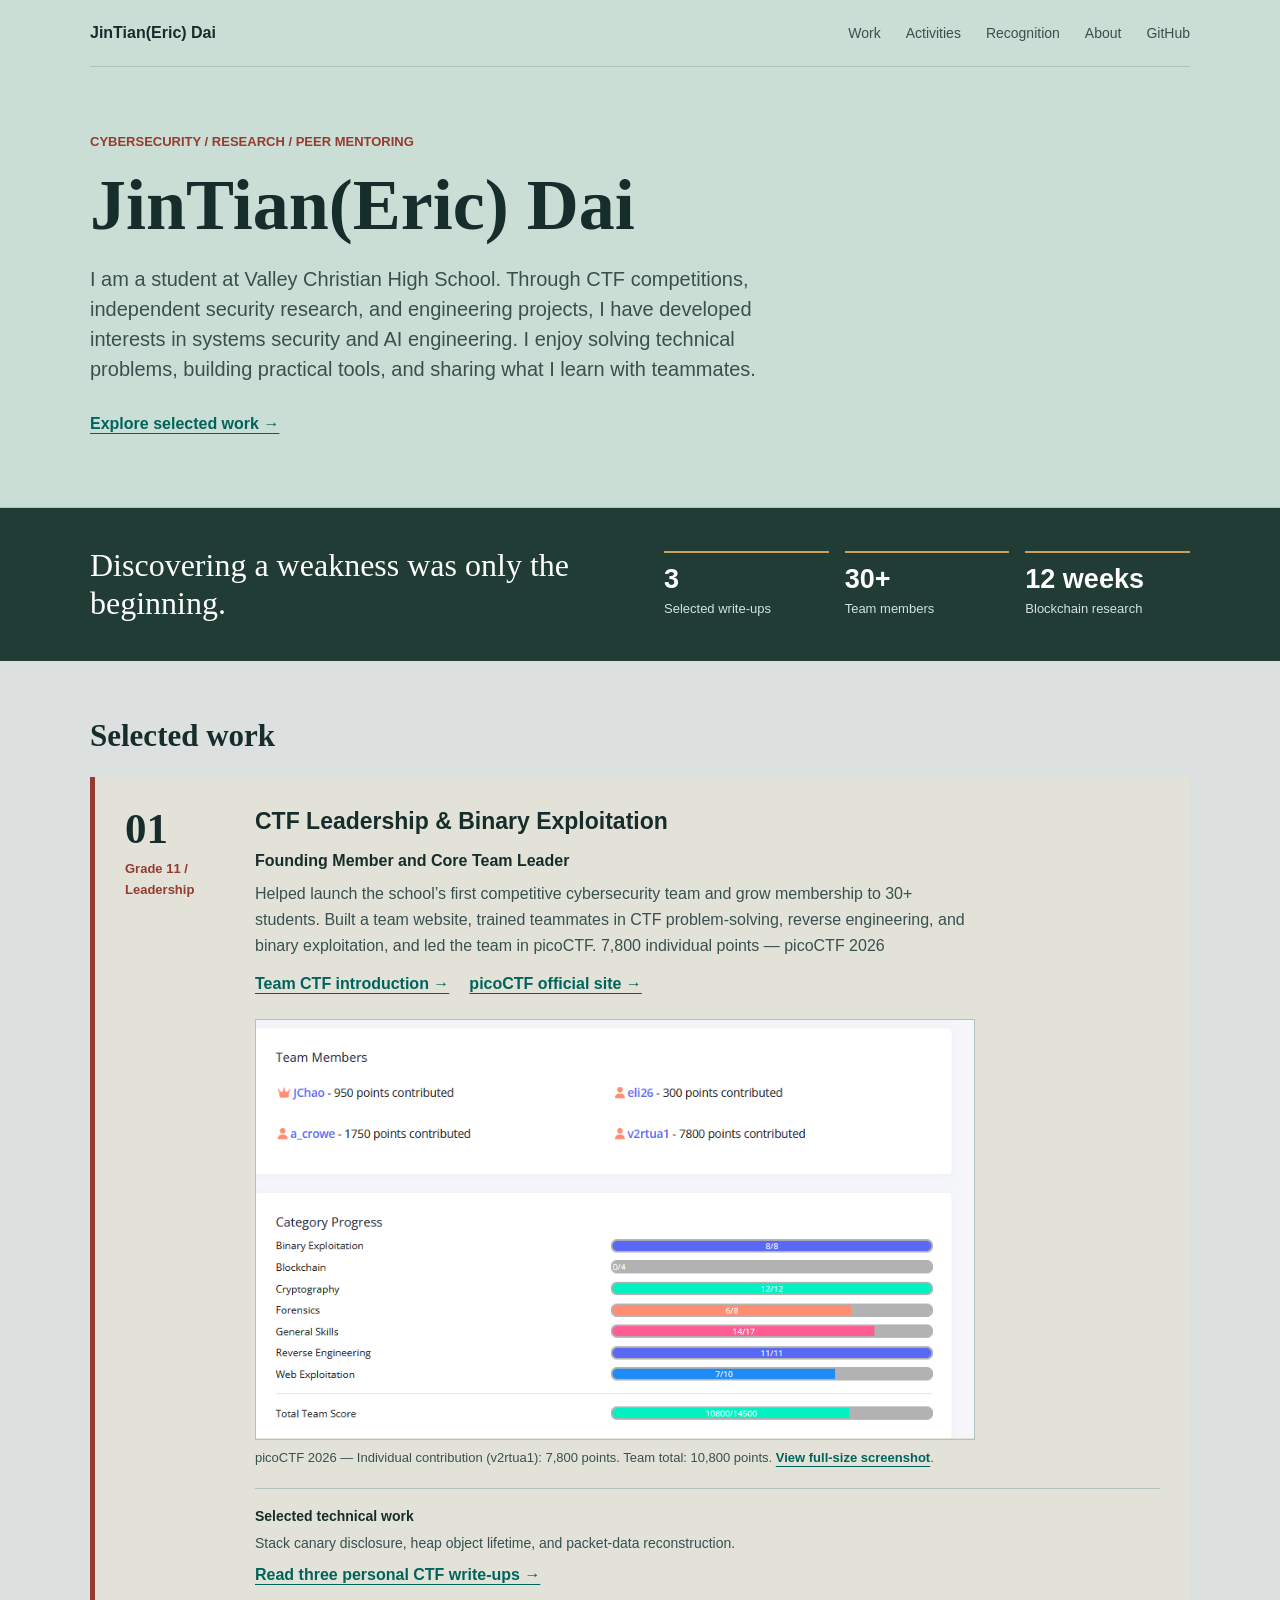
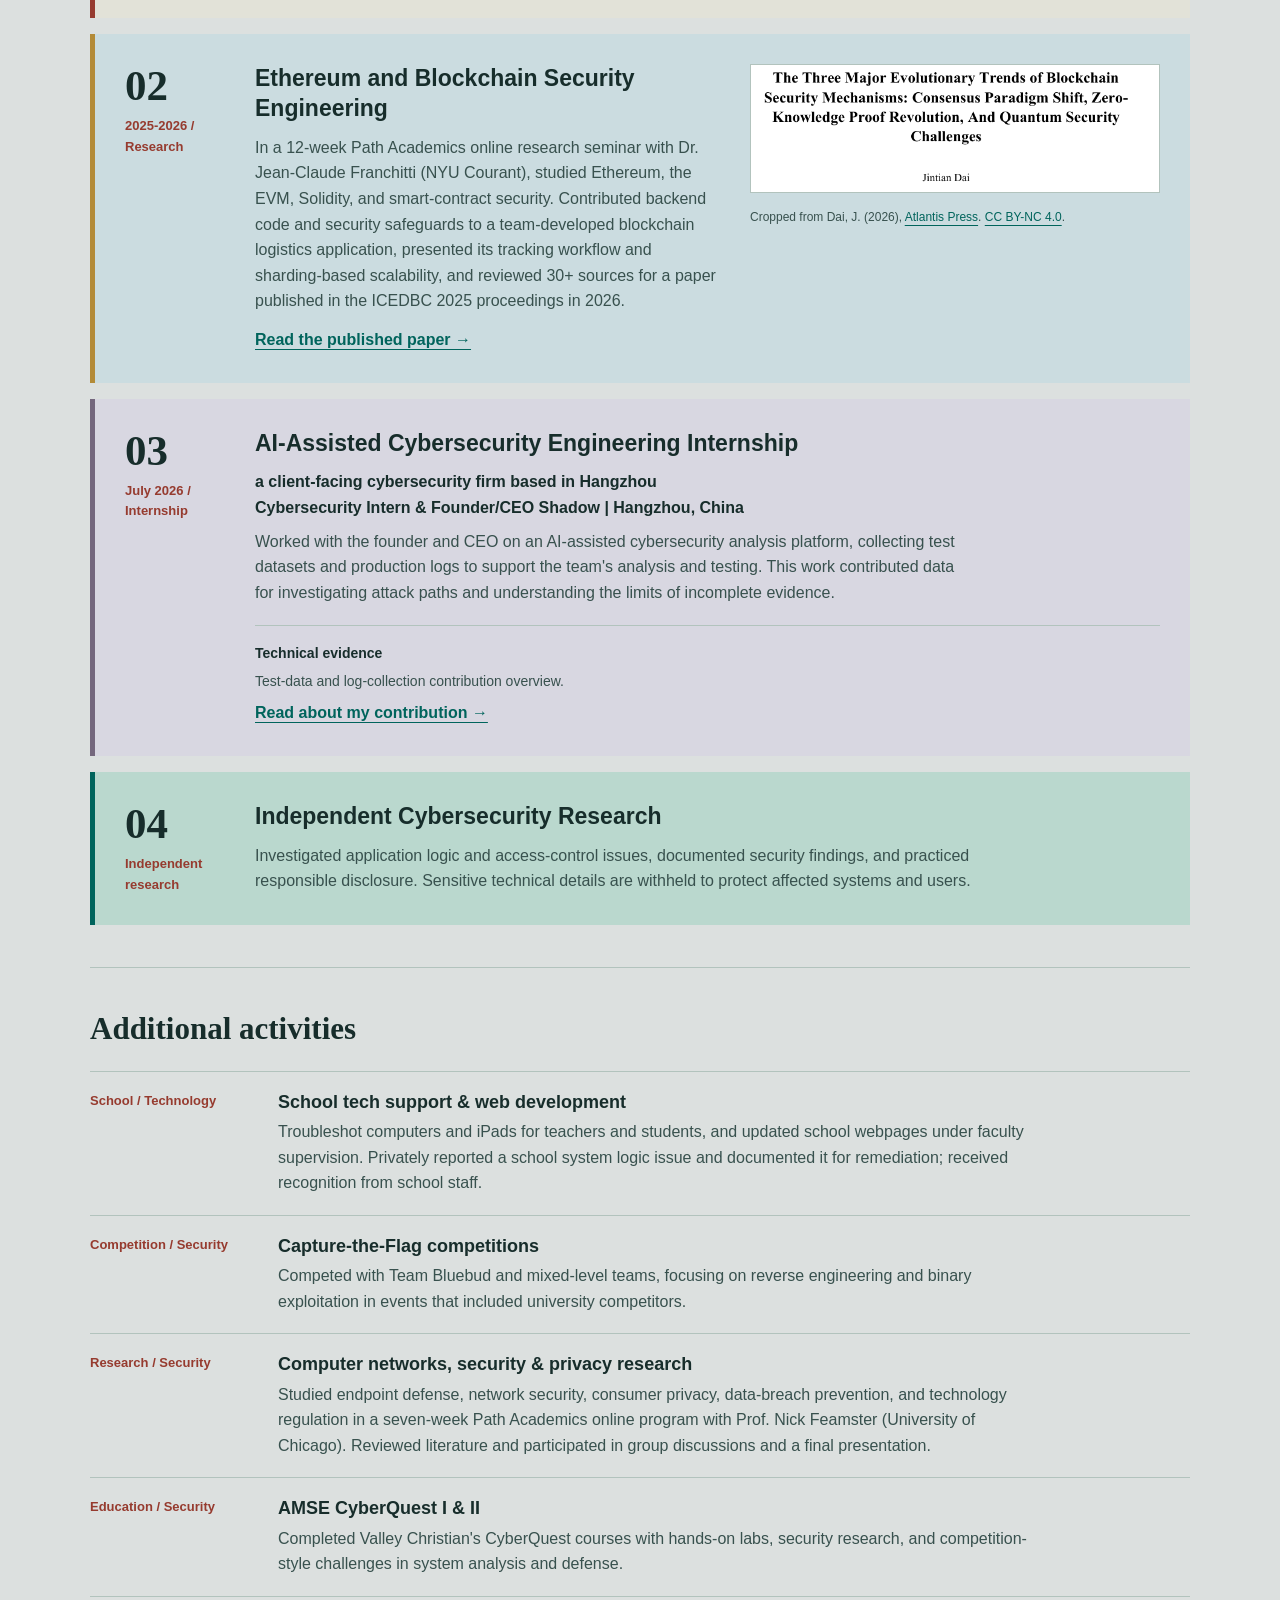
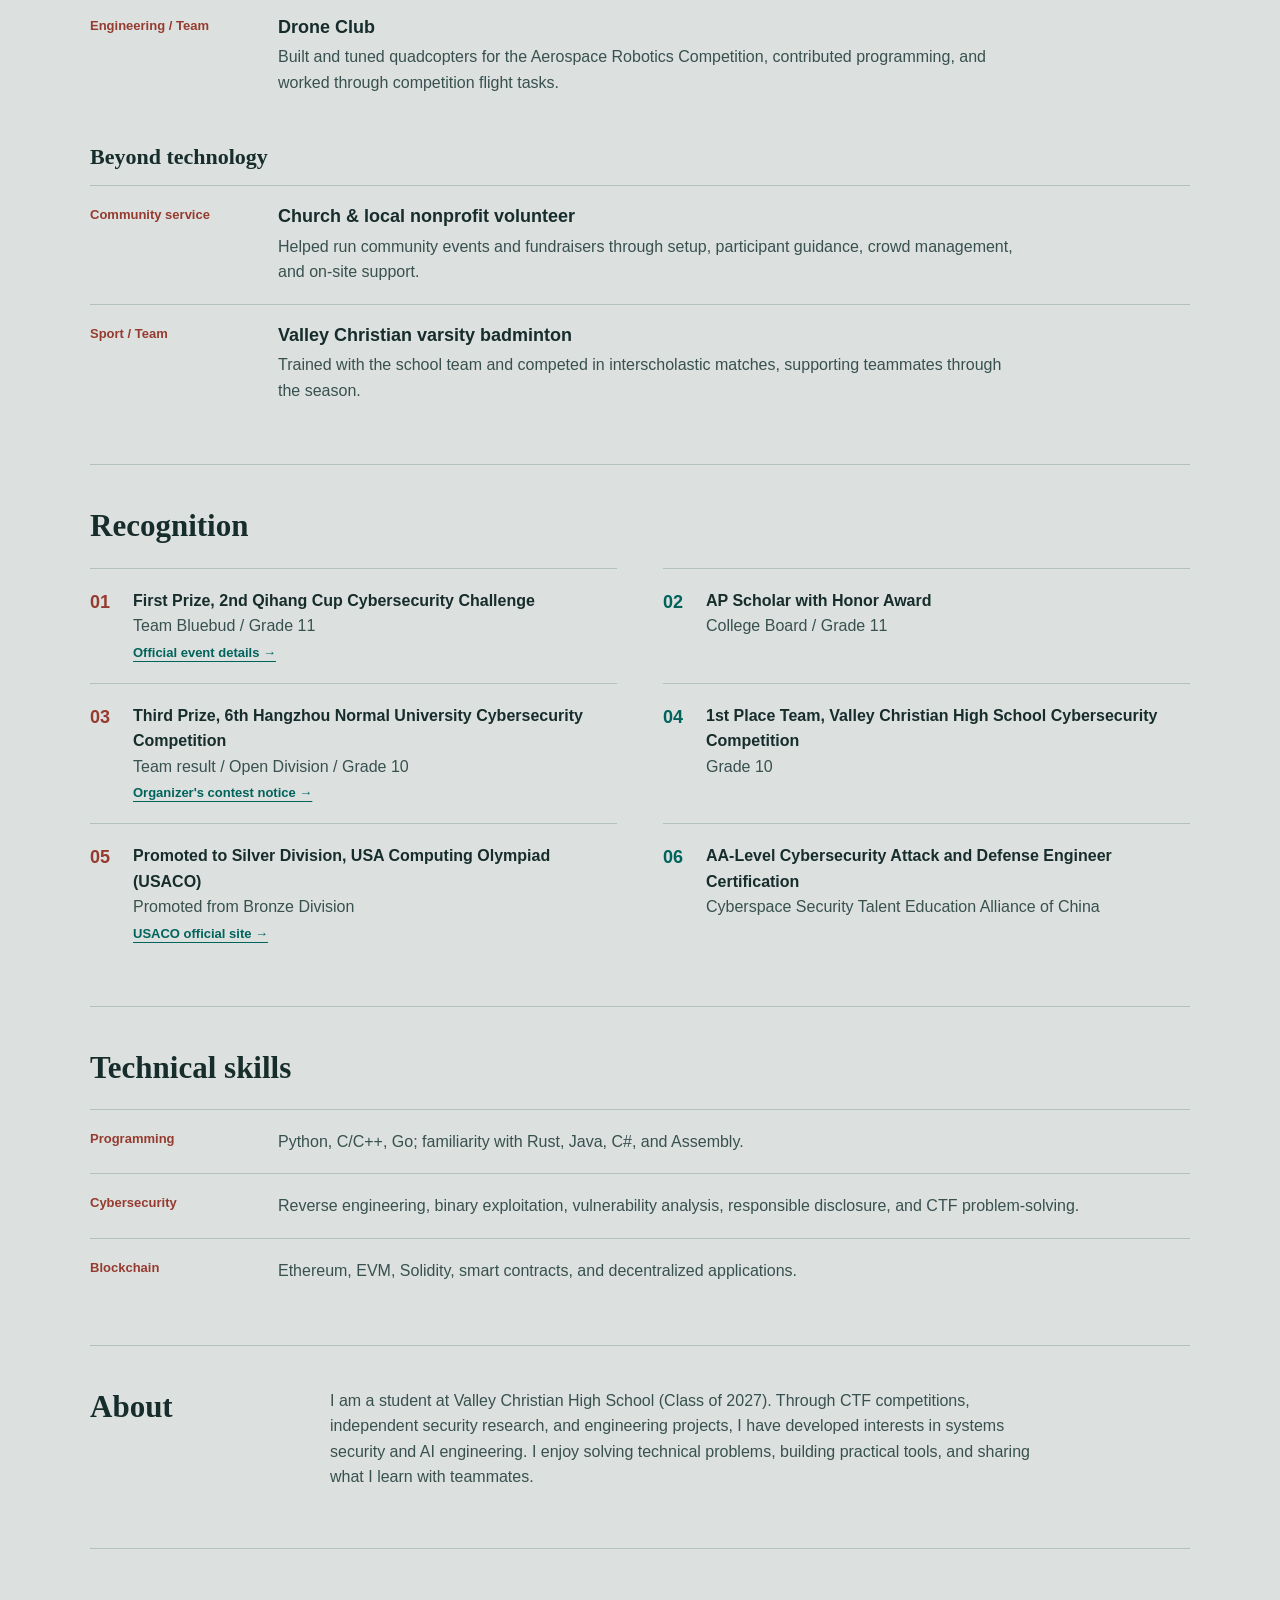
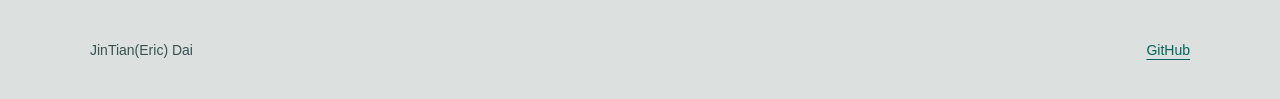
<file: index.html>
<!doctype html>
<html lang="en">
<head>
  <meta charset="utf-8">
  <meta name="viewport" content="width=device-width, initial-scale=1">
  <meta name="description" content="JinTian(Eric) Dai's cybersecurity work: responsible disclosure, CTF team leadership, and research.">
  <title>JinTian(Eric) Dai | Cybersecurity</title>
  <link rel="stylesheet" href="styles.css">
</head>
<body>
  <header class="site-header">
    <div class="wrap">
      <div class="topbar">
        <a class="brand" href="index.html">JinTian(Eric) Dai</a>
        <nav aria-label="Main navigation">
          <a href="#work">Work</a>
          <a href="#activities">Activities</a>
          <a href="#recognition">Recognition</a>
          <a href="#about">About</a>
          <a href="https://github.com/Da1jt" rel="noopener noreferrer">GitHub</a>
        </nav>
      </div>
      <div class="intro">
        <p class="kicker">Cybersecurity / Research / Peer mentoring</p>
        <h1>JinTian(Eric) Dai</h1>
        <p class="lead">I am a student at Valley Christian High School. Through CTF competitions, independent security research, and engineering projects, I have developed interests in systems security and AI engineering. I enjoy solving technical problems, building practical tools, and sharing what I learn with teammates.</p>
        <a class="intro-link" href="#work">Explore selected work &rarr;</a>
      </div>
    </div>
  </header>

  <aside class="mission-band" aria-label="Selected milestones">
    <div class="wrap mission-layout">
      <blockquote>Discovering a weakness was only the beginning.</blockquote>
      <dl>
        <div><dt>3</dt><dd>Selected write-ups</dd></div>
        <div><dt>30+</dt><dd>Team members</dd></div>
        <div><dt>12 weeks</dt><dd>Blockchain research</dd></div>
      </dl>
    </div>
  </aside>

  <main class="wrap">
    <section id="work" aria-labelledby="work-heading">
      <h2 id="work-heading">Selected work</h2>
      <article id="ctf" class="work-item work-item--team">
        <div class="work-index"><strong aria-hidden="true">01</strong><span>Grade 11 / Leadership</span></div>
        <div>
          <h3>CTF Leadership &amp; Binary Exploitation</h3>
          <p class="work-role">Founding Member and Core Team Leader</p>
          <p>Helped launch the school’s first competitive cybersecurity team and grow membership to 30+ students. Built a team website, trained teammates in CTF problem-solving, reverse engineering, and binary exploitation, and led the team in picoCTF. 7,800 individual points — picoCTF 2026</p>
          <div class="work-links">
            <a href="https://vcs.ctfd.io/INTRO" rel="noopener noreferrer">Team CTF introduction &rarr;</a>
            <a href="https://www.picoctf.org/" rel="noopener noreferrer">picoCTF official site &rarr;</a>
          </div>
          <figure class="competition-evidence">
            <a href="assets/picoctf-2026-scoreboard.png" aria-label="View full-size picoCTF score screenshot"><img src="assets/picoctf-2026-scoreboard.png" width="858" height="501" loading="lazy" alt="Competition scoreboard showing v2rtua1 with 7,800 points contributed and a total team score of 10,800."></a>
            <figcaption>picoCTF 2026 — Individual contribution (v2rtua1): 7,800 points. Team total: 10,800 points. <a href="assets/picoctf-2026-scoreboard.png">View full-size screenshot</a>.</figcaption>
          </figure>
          <div class="technical-evidence"><h4>Selected technical work</h4><p>Stack canary disclosure, heap object lifetime, and packet-data reconstruction.</p><a href="writeups/ctf-selected.html">Read three personal CTF write-ups &rarr;</a></div>
        </div>
      </article>
      <article id="blockchain" class="work-item work-item--research">
        <div class="work-index"><strong aria-hidden="true">02</strong><span>2025-2026 / Research</span></div>
        <div>
          <div class="research-layout">
            <div>
              <h3>Ethereum and Blockchain Security Engineering</h3>
              <p>In a 12-week Path Academics online research seminar with Dr. Jean-Claude Franchitti (NYU Courant), studied Ethereum, the EVM, Solidity, and smart-contract security. Contributed backend code and security safeguards to a team-developed blockchain logistics application, presented its tracking workflow and sharding-based scalability, and reviewed 30+ sources for a paper published in the ICEDBC 2025 proceedings in 2026.</p>
              <a href="https://www.atlantis-press.com/proceedings/icedbc-25/126021786" rel="noopener noreferrer">Read the published paper &rarr;</a>
            </div>
            <figure class="paper-preview">
              <a href="https://www.atlantis-press.com/proceedings/icedbc-25/126021786" rel="noopener noreferrer"><img src="assets/research-title.png" width="675" height="210" loading="lazy" alt="Title and author from the published blockchain security paper"></a>
              <figcaption>Cropped from Dai, J. (2026), <a href="https://www.atlantis-press.com/proceedings/icedbc-25/126021786" rel="noopener noreferrer">Atlantis Press</a>. <a href="https://creativecommons.org/licenses/by-nc/4.0/" rel="noopener noreferrer">CC BY-NC 4.0</a>.</figcaption>
            </figure>
          </div>
        </div>
      </article>
      <article id="internship" class="work-item work-item--internship">
        <div class="work-index"><strong aria-hidden="true">03</strong><span>July 2026 / Internship</span></div>
        <div>
          <h3>AI-Assisted Cybersecurity Engineering Internship</h3>
          <p class="work-role">a client‑facing cybersecurity firm based in Hangzhou<br>Cybersecurity Intern &amp; Founder/CEO Shadow | Hangzhou, China</p>
          <p>Worked with the founder and CEO on an AI-assisted cybersecurity analysis platform, collecting test datasets and production logs to support the team&#x27;s analysis and testing. This work contributed data for investigating attack paths and understanding the limits of incomplete evidence.</p>
          <div class="technical-evidence"><h4>Technical evidence</h4><p>Test-data and log-collection contribution overview.</p><a href="writeups/ai-security-internship.html">Read about my contribution &rarr;</a></div>
        </div>
      </article>
      <article id="independent-research" class="work-item work-item--feature">
        <div class="work-index"><strong aria-hidden="true">04</strong><span>Independent research</span></div>
        <div>
          <h3>Independent Cybersecurity Research</h3>
          <p>Investigated application logic and access-control issues, documented security findings, and practiced responsible disclosure. Sensitive technical details are withheld to protect affected systems and users.</p>
        </div>
      </article>
    </section>

    <section id="activities" aria-labelledby="activities-heading">
      <h2 id="activities-heading">Additional activities</h2>
      <div class="activity-list">
        <article class="activity-row">
          <div class="activity-meta">School / Technology</div>
          <div>
            <h3>School tech support &amp; web development</h3>
            <p>Troubleshot computers and iPads for teachers and students, and updated school webpages under faculty supervision. Privately reported a school system logic issue and documented it for remediation; received recognition from school staff.</p>
          </div>
        </article>
        <article class="activity-row">
          <div class="activity-meta">Competition / Security</div>
          <div>
            <h3>Capture-the-Flag competitions</h3>
            <p>Competed with Team Bluebud and mixed-level teams, focusing on reverse engineering and binary exploitation in events that included university competitors.</p>
          </div>
        </article>
        <article class="activity-row">
          <div class="activity-meta">Research / Security</div>
          <div>
            <h3>Computer networks, security &amp; privacy research</h3>
            <p>Studied endpoint defense, network security, consumer privacy, data-breach prevention, and technology regulation in a seven-week Path Academics online program with Prof. Nick Feamster (University of Chicago). Reviewed literature and participated in group discussions and a final presentation.</p>
          </div>
        </article>
        <article class="activity-row">
          <div class="activity-meta">Education / Security</div>
          <div>
            <h3>AMSE CyberQuest I &amp; II</h3>
            <p>Completed Valley Christian's CyberQuest courses with hands-on labs, security research, and competition-style challenges in system analysis and defense.</p>
          </div>
        </article>
        <article class="activity-row">
          <div class="activity-meta">Engineering / Team</div>
          <div>
            <h3>Drone Club</h3>
            <p>Built and tuned quadcopters for the Aerospace Robotics Competition, contributed programming, and worked through competition flight tasks.</p>
          </div>
        </article>
      </div>
      <h3 class="activity-subheading">Beyond technology</h3>
      <div class="activity-list">
        <article class="activity-row">
          <div class="activity-meta">Community service</div>
          <div>
            <h3>Church &amp; local nonprofit volunteer</h3>
            <p>Helped run community events and fundraisers through setup, participant guidance, crowd management, and on-site support.</p>
          </div>
        </article>
        <article class="activity-row">
          <div class="activity-meta">Sport / Team</div>
          <div>
            <h3>Valley Christian varsity badminton</h3>
            <p>Trained with the school team and competed in interscholastic matches, supporting teammates through the season.</p>
          </div>
        </article>
      </div>
    </section>

    <section id="recognition" aria-labelledby="recognition-heading">
      <h2 id="recognition-heading">Recognition</h2>
      <ol class="honors">
        <li><span class="honor-index" aria-hidden="true">01</span><div><strong>First Prize, 2nd Qihang Cup Cybersecurity Challenge</strong><span>Team Bluebud / Grade 11</span><a href="https://cstc.cncstea.cn/eventActivites/activeDetail?id=37" rel="noopener noreferrer">Official event details &rarr;</a></div></li>
        <li><span class="honor-index" aria-hidden="true">02</span><div><strong>AP Scholar with Honor Award</strong><span>College Board / Grade 11</span></div></li>
        <li><span class="honor-index" aria-hidden="true">03</span><div><strong>Third Prize, 6th Hangzhou Normal University Cybersecurity Competition</strong><span>Team result / Open Division / Grade 10</span><a href="https://jwc.hznu.edu.cn/c/2025-03-31/3067531.shtml" rel="noopener noreferrer">Organizer's contest notice &rarr;</a></div></li>
        <li><span class="honor-index" aria-hidden="true">04</span><div><strong>1st Place Team, Valley Christian High School Cybersecurity Competition</strong><span>Grade 10</span></div></li>
        <li><span class="honor-index" aria-hidden="true">05</span><div><strong>Promoted to Silver Division, USA Computing Olympiad (USACO)</strong><span>Promoted from Bronze Division</span><a href="https://usaco.org/index.php?page=contests" rel="noopener noreferrer">USACO official site &rarr;</a></div></li>
        <li><span class="honor-index" aria-hidden="true">06</span><div><strong>AA-Level Cybersecurity Attack and Defense Engineer Certification</strong><span>Cyberspace Security Talent Education Alliance of China</span></div></li>
      </ol>
    </section>

    <section id="skills" aria-labelledby="skills-heading">
      <h2 id="skills-heading">Technical skills</h2>
      <dl class="skills-list">
        <div class="activity-row"><dt class="activity-meta">Programming</dt><dd>Python, C/C++, Go; familiarity with Rust, Java, C#, and Assembly.</dd></div>
        <div class="activity-row"><dt class="activity-meta">Cybersecurity</dt><dd>Reverse engineering, binary exploitation, vulnerability analysis, responsible disclosure, and CTF problem-solving.</dd></div>
        <div class="activity-row"><dt class="activity-meta">Blockchain</dt><dd>Ethereum, EVM, Solidity, smart contracts, and decentralized applications.</dd></div>
      </dl>
    </section>

    <section id="about" class="about-grid" aria-labelledby="about-heading">
      <h2 id="about-heading">About</h2>
      <div class="about">
        <p>I am a student at Valley Christian High School (Class of 2027). Through CTF competitions, independent security research, and engineering projects, I have developed interests in systems security and AI engineering. I enjoy solving technical problems, building practical tools, and sharing what I learn with teammates.</p>
      </div>
    </section>
  </main>
  <footer class="wrap">
    <span>JinTian(Eric) Dai</span>
    <a href="https://github.com/Da1jt" rel="noopener noreferrer">GitHub</a>
  </footer>
</body>
</html>
</file>
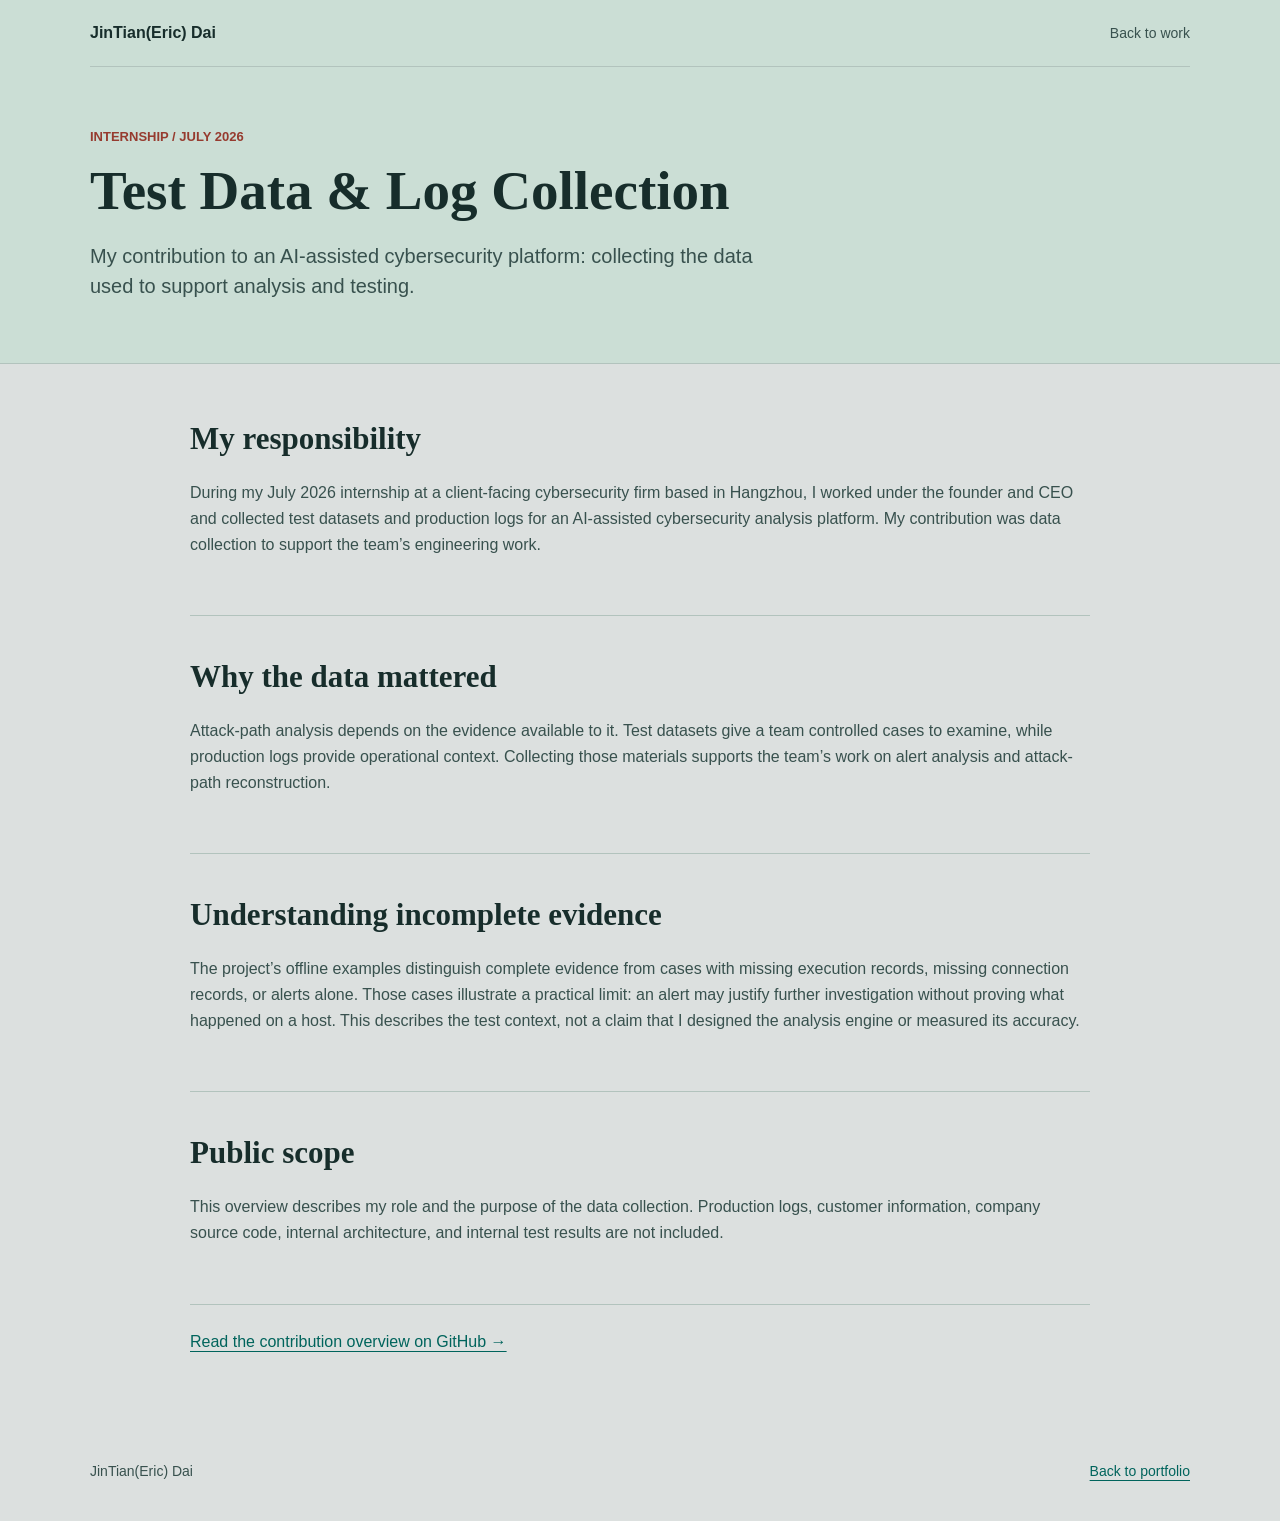
<file: writeups/ai-security-internship.html>
<!doctype html>
<html lang="en">
<head>
  <meta charset="utf-8">
  <meta name="viewport" content="width=device-width, initial-scale=1">
  <meta name="description" content="My contribution to an AI-assisted cybersecurity platform: collecting the data used to support analysis and testing.">
  <title>Test Data &amp; Log Collection | JinTian(Eric) Dai</title>
  <link rel="stylesheet" href="../styles.css">
</head>
<body>
  <header class="site-header case-header">
    <div class="wrap">
      <div class="topbar">
        <a class="brand" href="../index.html">JinTian(Eric) Dai</a>
        <nav aria-label="Main navigation"><a href="../index.html#internship">Back to work</a></nav>
      </div>
      <div class="intro">
        <p class="kicker">Internship / July 2026</p>
        <h1>Test Data &amp; Log Collection</h1>
        <p class="lead">My contribution to an AI-assisted cybersecurity platform: collecting the data used to support analysis and testing.</p>
      </div>
    </div>
  </header>
  <main class="wrap evidence-main">
    <section class="evidence-section"><h2>My responsibility</h2><p>During my July 2026 internship at a client‑facing cybersecurity firm based in Hangzhou, I worked under the founder and CEO and collected test datasets and production logs for an AI-assisted cybersecurity analysis platform. My contribution was data collection to support the team’s engineering work.</p></section>
    <section class="evidence-section"><h2>Why the data mattered</h2><p>Attack-path analysis depends on the evidence available to it. Test datasets give a team controlled cases to examine, while production logs provide operational context. Collecting those materials supports the team’s work on alert analysis and attack-path reconstruction.</p></section>
    <section class="evidence-section"><h2>Understanding incomplete evidence</h2><p>The project’s offline examples distinguish complete evidence from cases with missing execution records, missing connection records, or alerts alone. Those cases illustrate a practical limit: an alert may justify further investigation without proving what happened on a host. This describes the test context, not a claim that I designed the analysis engine or measured its accuracy.</p></section>
    <section class="evidence-section"><h2>Public scope</h2><p>This overview describes my role and the purpose of the data collection. Production logs, customer information, company source code, internal architecture, and internal test results are not included.</p></section>
    <p><a href="https://github.com/Da1jt/tiger-security-ai-analysis-platform/blob/main/contribution-overview.md" rel="noopener noreferrer">Read the contribution overview on GitHub &rarr;</a></p>
  </main>
  <footer class="wrap"><span>JinTian(Eric) Dai</span><a href="../index.html#work">Back to portfolio</a></footer>
</body>
</html>
</file>
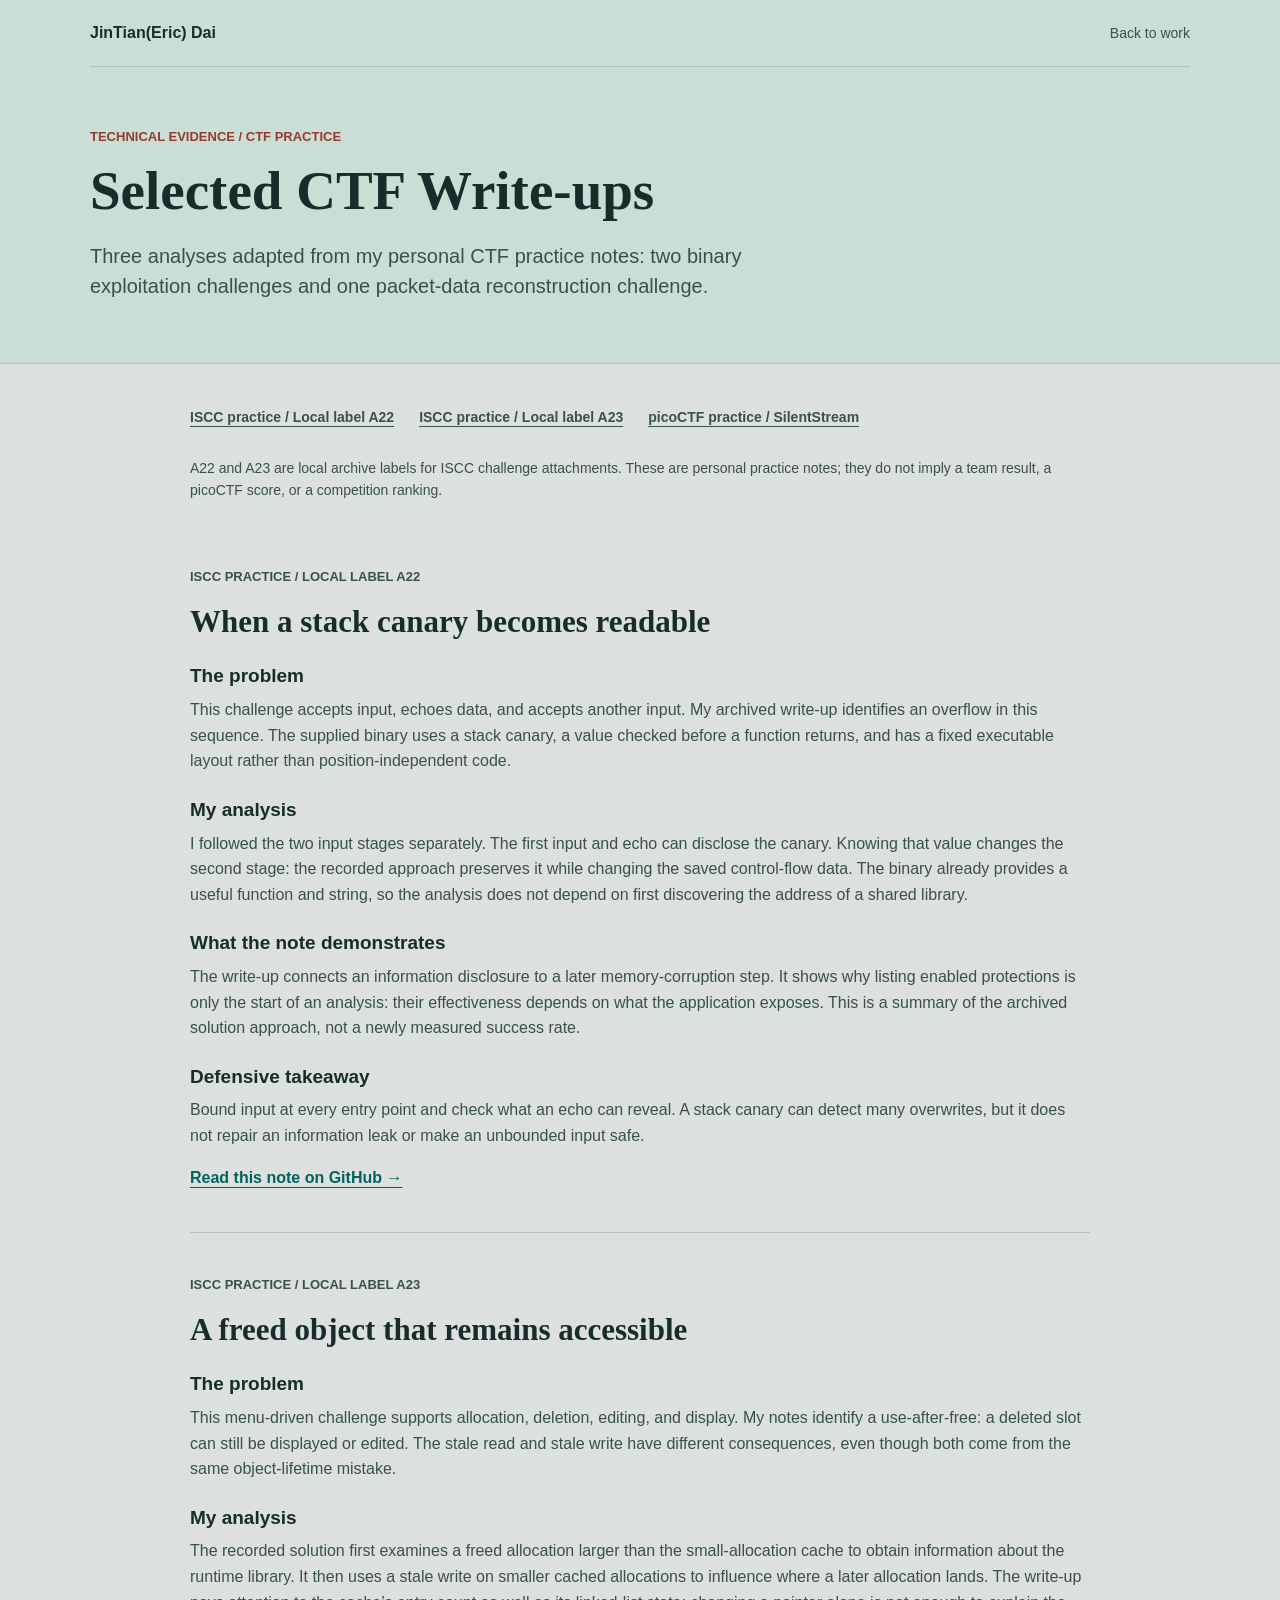
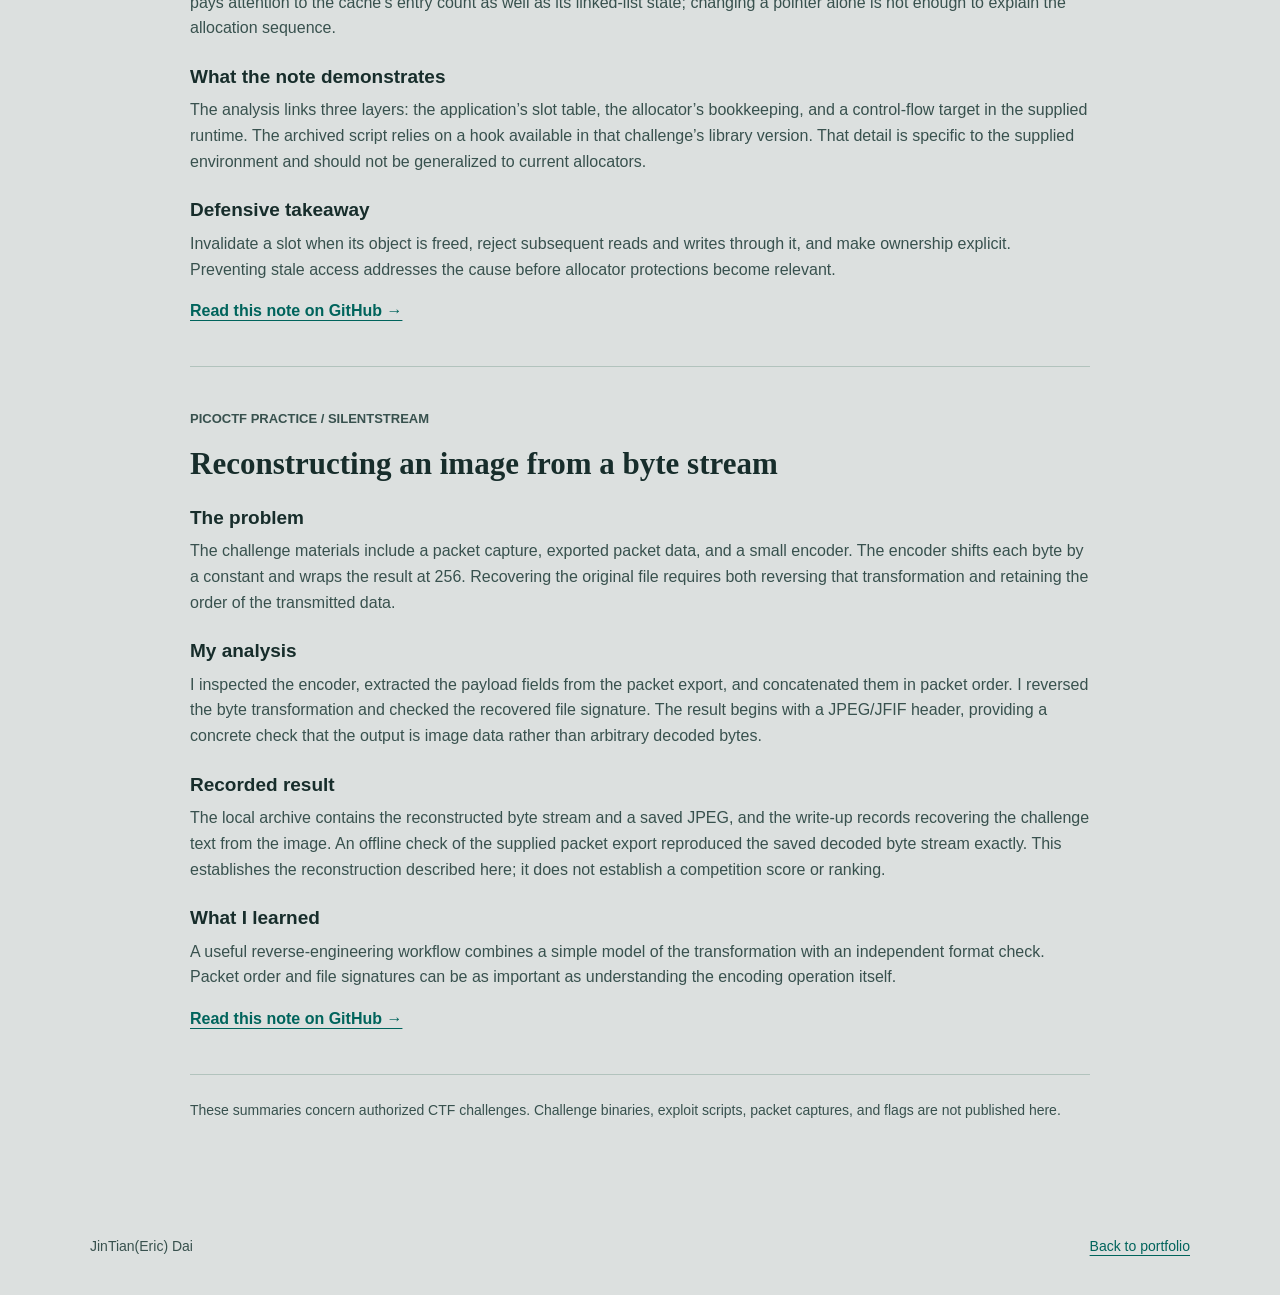
<file: writeups/ctf-selected.html>
<!doctype html>
<html lang="en">
<head>
  <meta charset="utf-8">
  <meta name="viewport" content="width=device-width, initial-scale=1">
  <meta name="description" content="Three analyses adapted from my personal CTF practice notes: two binary exploitation challenges and one packet-data reconstruction challenge.">
  <title>Selected CTF Write-ups | JinTian(Eric) Dai</title>
  <link rel="stylesheet" href="../styles.css">
</head>
<body>
  <header class="site-header case-header">
    <div class="wrap">
      <div class="topbar">
        <a class="brand" href="../index.html">JinTian(Eric) Dai</a>
        <nav aria-label="Main navigation"><a href="../index.html#ctf">Back to work</a></nav>
      </div>
      <div class="intro">
        <p class="kicker">Technical evidence / CTF practice</p>
        <h1>Selected CTF Write-ups</h1>
        <p class="lead">Three analyses adapted from my personal CTF practice notes: two binary exploitation challenges and one packet-data reconstruction challenge.</p>
      </div>
    </div>
  </header>
  <main class="wrap evidence-main">
    <nav class="evidence-nav" aria-label="Selected write-ups"><a href="#iscc-a22">ISCC practice / Local label A22</a><a href="#iscc-a23">ISCC practice / Local label A23</a><a href="#silentstream">picoCTF practice / SilentStream</a></nav>
    <p class="evidence-context">A22 and A23 are local archive labels for ISCC challenge attachments. These are personal practice notes; they do not imply a team result, a picoCTF score, or a competition ranking.</p>
    <section id="iscc-a22" class="evidence-section" aria-labelledby="iscc-a22-heading">
      <p class="kicker">ISCC practice / Local label A22</p>
      <h2 id="iscc-a22-heading">When a stack canary becomes readable</h2>
      <h3>The problem</h3>
      <p>This challenge accepts input, echoes data, and accepts another input. My archived write-up identifies an overflow in this sequence. The supplied binary uses a stack canary, a value checked before a function returns, and has a fixed executable layout rather than position-independent code.</p>
      <h3>My analysis</h3>
      <p>I followed the two input stages separately. The first input and echo can disclose the canary. Knowing that value changes the second stage: the recorded approach preserves it while changing the saved control-flow data. The binary already provides a useful function and string, so the analysis does not depend on first discovering the address of a shared library.</p>
      <h3>What the note demonstrates</h3>
      <p>The write-up connects an information disclosure to a later memory-corruption step. It shows why listing enabled protections is only the start of an analysis: their effectiveness depends on what the application exposes. This is a summary of the archived solution approach, not a newly measured success rate.</p>
      <h3>Defensive takeaway</h3>
      <p>Bound input at every entry point and check what an echo can reveal. A stack canary can detect many overwrites, but it does not repair an information leak or make an unbounded input safe.</p>
      <a href="https://github.com/Da1jt/vcs-cyber-team-ctf/blob/main/writeups/iscc-a22.md" rel="noopener noreferrer">Read this note on GitHub &rarr;</a>
    </section>
    <section id="iscc-a23" class="evidence-section" aria-labelledby="iscc-a23-heading">
      <p class="kicker">ISCC practice / Local label A23</p>
      <h2 id="iscc-a23-heading">A freed object that remains accessible</h2>
      <h3>The problem</h3>
      <p>This menu-driven challenge supports allocation, deletion, editing, and display. My notes identify a use-after-free: a deleted slot can still be displayed or edited. The stale read and stale write have different consequences, even though both come from the same object-lifetime mistake.</p>
      <h3>My analysis</h3>
      <p>The recorded solution first examines a freed allocation larger than the small-allocation cache to obtain information about the runtime library. It then uses a stale write on smaller cached allocations to influence where a later allocation lands. The write-up pays attention to the cache’s entry count as well as its linked-list state; changing a pointer alone is not enough to explain the allocation sequence.</p>
      <h3>What the note demonstrates</h3>
      <p>The analysis links three layers: the application’s slot table, the allocator’s bookkeeping, and a control-flow target in the supplied runtime. The archived script relies on a hook available in that challenge’s library version. That detail is specific to the supplied environment and should not be generalized to current allocators.</p>
      <h3>Defensive takeaway</h3>
      <p>Invalidate a slot when its object is freed, reject subsequent reads and writes through it, and make ownership explicit. Preventing stale access addresses the cause before allocator protections become relevant.</p>
      <a href="https://github.com/Da1jt/vcs-cyber-team-ctf/blob/main/writeups/iscc-a23.md" rel="noopener noreferrer">Read this note on GitHub &rarr;</a>
    </section>
    <section id="silentstream" class="evidence-section" aria-labelledby="silentstream-heading">
      <p class="kicker">picoCTF practice / SilentStream</p>
      <h2 id="silentstream-heading">Reconstructing an image from a byte stream</h2>
      <h3>The problem</h3>
      <p>The challenge materials include a packet capture, exported packet data, and a small encoder. The encoder shifts each byte by a constant and wraps the result at 256. Recovering the original file requires both reversing that transformation and retaining the order of the transmitted data.</p>
      <h3>My analysis</h3>
      <p>I inspected the encoder, extracted the payload fields from the packet export, and concatenated them in packet order. I reversed the byte transformation and checked the recovered file signature. The result begins with a JPEG/JFIF header, providing a concrete check that the output is image data rather than arbitrary decoded bytes.</p>
      <h3>Recorded result</h3>
      <p>The local archive contains the reconstructed byte stream and a saved JPEG, and the write-up records recovering the challenge text from the image. An offline check of the supplied packet export reproduced the saved decoded byte stream exactly. This establishes the reconstruction described here; it does not establish a competition score or ranking.</p>
      <h3>What I learned</h3>
      <p>A useful reverse-engineering workflow combines a simple model of the transformation with an independent format check. Packet order and file signatures can be as important as understanding the encoding operation itself.</p>
      <a href="https://github.com/Da1jt/vcs-cyber-team-ctf/blob/main/writeups/silentstream.md" rel="noopener noreferrer">Read this note on GitHub &rarr;</a>
    </section>
    <p class="evidence-context">These summaries concern authorized CTF challenges. Challenge binaries, exploit scripts, packet captures, and flags are not published here.</p>
  </main>
  <footer class="wrap"><span>JinTian(Eric) Dai</span><a href="../index.html#work">Back to portfolio</a></footer>
</body>
</html>
</file>
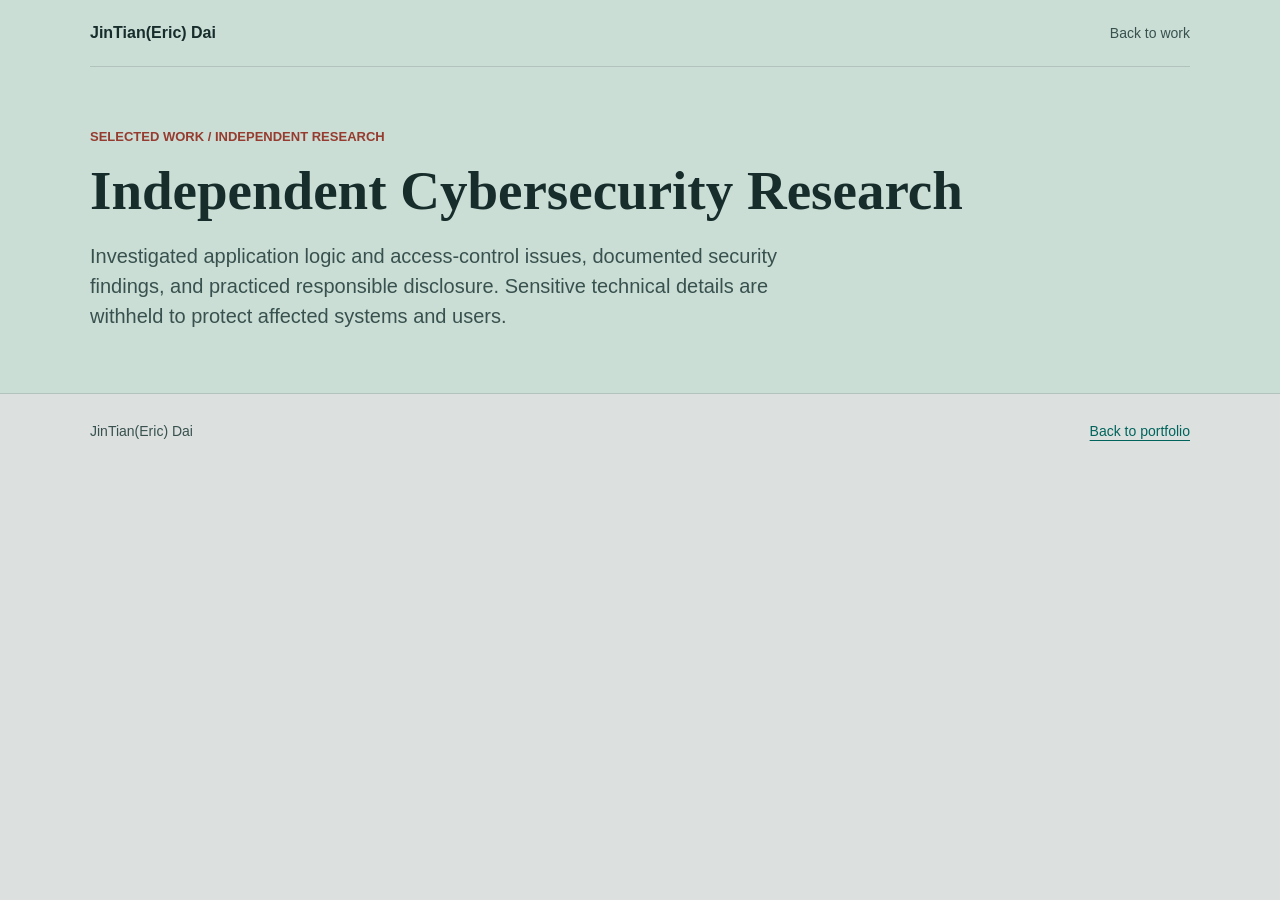
<file: writeups/responsible-disclosure.html>
<!doctype html>
<html lang="en">
<head>
  <meta charset="utf-8">
  <meta name="viewport" content="width=device-width, initial-scale=1">
  <meta name="robots" content="noindex">
  <meta name="description" content="Independent cybersecurity research focused on privacy protection, documentation, and responsible disclosure.">
  <title>Independent Cybersecurity Research | JinTian(Eric) Dai</title>
  <link rel="stylesheet" href="../styles.css">
</head>
<body>
  <header class="site-header case-header">
    <div class="wrap">
      <div class="topbar">
        <a class="brand" href="../index.html">JinTian(Eric) Dai</a>
        <nav aria-label="Main navigation"><a href="../index.html#work">Back to work</a></nav>
      </div>
      <div class="intro">
        <p class="kicker">Selected work / Independent research</p>
        <h1>Independent Cybersecurity Research</h1>
        <p class="lead">Investigated application logic and access-control issues, documented security findings, and practiced responsible disclosure. Sensitive technical details are withheld to protect affected systems and users.</p>
      </div>
    </div>
  </header>
  <footer class="wrap"><span>JinTian(Eric) Dai</span><a href="../index.html">Back to portfolio</a></footer>
</body>
</html>
</file>
<file: styles.css>
* { box-sizing: border-box; }
:root {
  --ink: #172d2b;
  --muted: #38514e;
  --accent: #00645c;
  --warm: #963b2f;
  --gold: #caa257;
  --dark: #203c34;
  --line: #b2c3bd;
  --paper: #dce0df;
}
html { scroll-behavior: smooth; }
body {
  margin: 0;
  color: var(--ink);
  background: var(--paper);
  font: 16px/1.6 "Segoe UI", Arial, sans-serif;
}
a { color: var(--accent); text-underline-offset: 4px; }
a:hover { color: #004a45; }
a:focus-visible { outline: 3px solid var(--warm); outline-offset: 4px; }
.wrap { width: min(100% - 48px, 1100px); margin-inline: auto; }
.site-header { background: #cbded5; border-bottom: 1px solid var(--line); }
.topbar {
  display: flex;
  align-items: center;
  justify-content: space-between;
  gap: 20px;
  padding-block: 20px;
  border-bottom: 1px solid var(--line);
}
.brand { color: var(--ink); font-weight: 800; text-decoration: none; }
nav { display: flex; flex-wrap: wrap; gap: 8px 25px; }
nav a { color: var(--muted); font-size: 14px; text-decoration: none; }
nav a:hover, nav a:focus-visible { color: var(--accent); text-decoration: underline; }
.intro { padding-block: 65px 70px; }
.kicker { margin: 0 0 15px; color: var(--warm); font-size: 13px; font-weight: 800; text-transform: uppercase; }
h1 { max-width: 950px; margin: 0; font: 700 72px/1.07 Georgia, "Times New Roman", serif; letter-spacing: 0; }
.lead { max-width: 690px; margin: 20px 0 0; color: var(--muted); font-size: 20px; line-height: 1.5; }
.intro-link { display: inline-block; margin-top: 27px; font-weight: 700; }
.mission-band { background: var(--dark); color: #fff; }
.mission-layout { display: grid; grid-template-columns: minmax(0, 1fr) minmax(0, 1fr); align-items: center; gap: 48px; padding-block: 38px; }
.mission-band blockquote { margin: 0; color: #fff; font: 400 32px/1.2 Georgia, "Times New Roman", serif; }
.mission-band dl { display: grid; grid-template-columns: repeat(3, minmax(0, 1fr)); gap: 16px; margin: 0; }
.mission-band dl > div { border-top: 2px solid var(--gold); padding-top: 10px; }
.mission-band dt { font-size: 27px; font-weight: 800; line-height: 1.2; }
.mission-band dd { margin: 5px 0 0; color: #d2e3df; font-size: 13px; line-height: 1.4; }
main { padding-block: 14px 64px; }
section { padding-block: 42px; border-bottom: 1px solid var(--line); }
h2 { margin: 0 0 23px; font: 700 31px/1.2 Georgia, "Times New Roman", serif; }
h3 { margin: 0 0 11px; font-size: 23px; line-height: 1.3; }
p { margin: 0 0 16px; }
.work-item {
  display: grid;
  grid-template-columns: 100px minmax(0, 1fr);
  gap: 20px 30px;
  margin-top: 16px;
  padding: 30px;
  border-left: 5px solid var(--accent);
  background: #e2e2d8;
}
.work-item--feature { background: #bad8ce; }
.work-item--team { border-color: var(--warm); }
.work-item--research { border-color: #b38b38; background: #cbdce0; }
.work-item--internship { border-color: #74677d; background: #d8d7e1; }
.work-index strong { display: block; color: var(--ink); font: 700 43px/1 Georgia, "Times New Roman", serif; }
.work-index span { display: block; margin-top: 9px; color: var(--warm); font-size: 13px; font-weight: 800; }
.work-item p { max-width: 720px; margin: 0; color: var(--muted); }
.work-item .work-role { margin-bottom: 8px; color: var(--ink); font-weight: 700; }
.work-item a { display: inline-block; margin-top: 13px; font-weight: 700; }
.work-links { display: flex; flex-wrap: wrap; column-gap: 20px; }
.competition-evidence { max-width: 720px; margin: 22px 0 0; }
.competition-evidence > a { display: block; margin: 0; }
.competition-evidence img { display: block; width: 100%; height: auto; border: 1px solid var(--line); }
.competition-evidence figcaption { margin-top: 8px; color: var(--muted); font-size: 13px; line-height: 1.5; }
.competition-evidence figcaption a { display: inline; margin: 0; }
.technical-evidence { margin-top: 20px; padding-top: 16px; border-top: 1px solid var(--line); }
.technical-evidence h4 { margin: 0 0 5px; font-size: 14px; }
.technical-evidence p { font-size: 14px; }
.technical-evidence a { margin-top: 8px; }
.evidence-main { max-width: 900px; }
.evidence-nav { padding-block: 28px 16px; }
.evidence-nav a { font-weight: 700; text-decoration: underline; }
.evidence-context { color: var(--muted); font-size: 14px; margin-block: 12px 24px; }
.evidence-section { scroll-margin-top: 24px; }
.evidence-section h3 { margin: 24px 0 8px; font-size: 19px; }
.evidence-section p { color: var(--muted); }
.evidence-section a { font-weight: 700; }
.evidence-main > p:last-child { margin-top: 24px; }
.research-layout { display: grid; grid-template-columns: minmax(0, 1fr) minmax(260px, 410px); gap: 30px; align-items: start; }
.paper-preview { margin: 0; }
.paper-preview a { margin: 0; }
.paper-preview img { display: block; width: 100%; height: auto; border: 1px solid var(--line); background: #e5eae6; }
.paper-preview figcaption { margin-top: 8px; color: var(--muted); font-size: 12px; line-height: 1.5; }
.paper-preview figcaption a { display: inline; font-weight: normal; }
.activity-row { display: grid; grid-template-columns: 170px minmax(0, 1fr); gap: 18px; padding: 19px 0; border-top: 1px solid var(--line); }
.activity-meta { color: var(--warm); font-size: 13px; font-weight: 800; }
.activity-row h3 { margin-bottom: 5px; font-size: 18px; }
.activity-row p { max-width: 750px; margin: 0; color: var(--muted); }
.activity-subheading { margin: 28px 0 14px; font: 700 22px/1.3 Georgia, "Times New Roman", serif; }
.honors { display: grid; grid-template-columns: repeat(2, minmax(0, 1fr)); gap: 0 46px; list-style: none; margin: 0; padding: 0; }
.honors li { display: flex; gap: 15px; padding: 19px 0; border-top: 1px solid var(--line); }
.honors li:nth-child(2n) .honor-index { color: var(--accent); }
.honor-index { flex: 0 0 28px; color: var(--warm); font-size: 18px; font-weight: 800; }
.honors strong { display: block; }
.honors span:not(.honor-index) { color: var(--muted); }
.honors a { display: block; width: fit-content; margin-top: 4px; font-size: 13px; font-weight: 700; }
.skills-list { margin: 0; }
.skills-list dd { margin: 0; color: var(--muted); }
.about-grid { display: grid; grid-template-columns: 210px minmax(0, 1fr); gap: 30px; }
.about-grid h2 { margin: 0; }
.about { max-width: 710px; color: var(--muted); }
.case-steps { background: var(--dark); color: #fff; }
.case-steps ol { display: grid; grid-template-columns: repeat(3, minmax(0, 1fr)); gap: 22px; margin: 0 auto; padding-block: 29px; list-style: none; }
.case-steps li { border-left: 2px solid var(--gold); padding-left: 18px; }
.case-steps span { display: block; color: #d2e3df; font-size: 13px; }
.case-steps strong { display: block; font-size: 17px; }
.case-header .intro { padding-block: 60px 62px; }
.case-header h1 { font-size: 55px; }
.case-main { max-width: 900px; }
.case-main section { display: grid; grid-template-columns: 200px minmax(0, 1fr); gap: 12px 30px; }
.case-main section:first-child { padding-top: 35px; }
.case-main h2 { margin: 0; font: 700 26px/1.3 "Segoe UI", Arial, sans-serif; }
.case-main p { margin: 0; color: var(--muted); }
.disclosure-note { border-left: 3px solid var(--warm); padding-left: 18px; }
.case-main section:last-child p { color: var(--ink); font: 400 25px/1.45 Georgia, "Times New Roman", serif; }
footer { display: flex; flex-wrap: wrap; justify-content: space-between; gap: 12px; padding-block: 26px 38px; color: var(--muted); font-size: 14px; }
@media (max-width: 900px) {
  .mission-layout { grid-template-columns: 1fr; gap: 28px; }
  .research-layout { grid-template-columns: 1fr; }
  .paper-preview { max-width: 460px; }
}
@media (max-width: 640px) {
  .wrap { width: min(100% - 32px, 1100px); }
  .topbar { align-items: flex-start; flex-direction: column; padding-block: 16px; }
  nav { gap: 8px 12px; }
  nav a { font-size: 13px; }
  .intro { padding-block: 40px 44px; }
  h1 { font-size: 49px; }
  .lead { font-size: 18px; }
  .mission-layout { padding-block: 28px; }
  .mission-band blockquote { font-size: 29px; }
  .mission-band dl { gap: 10px; }
  .mission-band dt { font-size: 21px; }
  .mission-band dd { font-size: 12px; }
  .work-item { grid-template-columns: 1fr; gap: 9px; padding: 21px; }
  .work-index { display: flex; align-items: center; gap: 12px; }
  .work-index strong { font-size: 30px; }
  .work-index span { margin: 0; }
  .activity-row { grid-template-columns: 1fr; gap: 4px; }
  .honors { grid-template-columns: 1fr; }
  .about-grid, .case-main section { grid-template-columns: 1fr; gap: 14px; }
  .case-header .intro { padding-block: 42px 46px; }
  .case-header h1 { font-size: 36px; }
  .case-steps ol { grid-template-columns: 1fr; gap: 0; }
  .case-steps li { border-left: 0; border-top: 1px solid #516b68; padding: 12px 0; }
  .case-steps li:first-child { border-top: 0; }
  .case-main section:last-child p { font-size: 22px; }
}
@media (max-width: 360px) {
  .topbar { padding-block: 12px; }
  nav { gap: 8px 7px; }
  nav a { font-size: 12px; }
  .intro { padding-block: 26px 30px; }
  .kicker { margin-bottom: 9px; }
  .lead { margin-top: 12px; }
  .intro-link { margin-top: 16px; }
  .mission-layout { gap: 18px; padding-block: 18px; }
  .mission-band blockquote { font-size: 27px; }
  .mission-band dt { font-size: 18px; }
  main { padding-top: 0; }
  #work { padding-top: 25px; }
}
</file>
